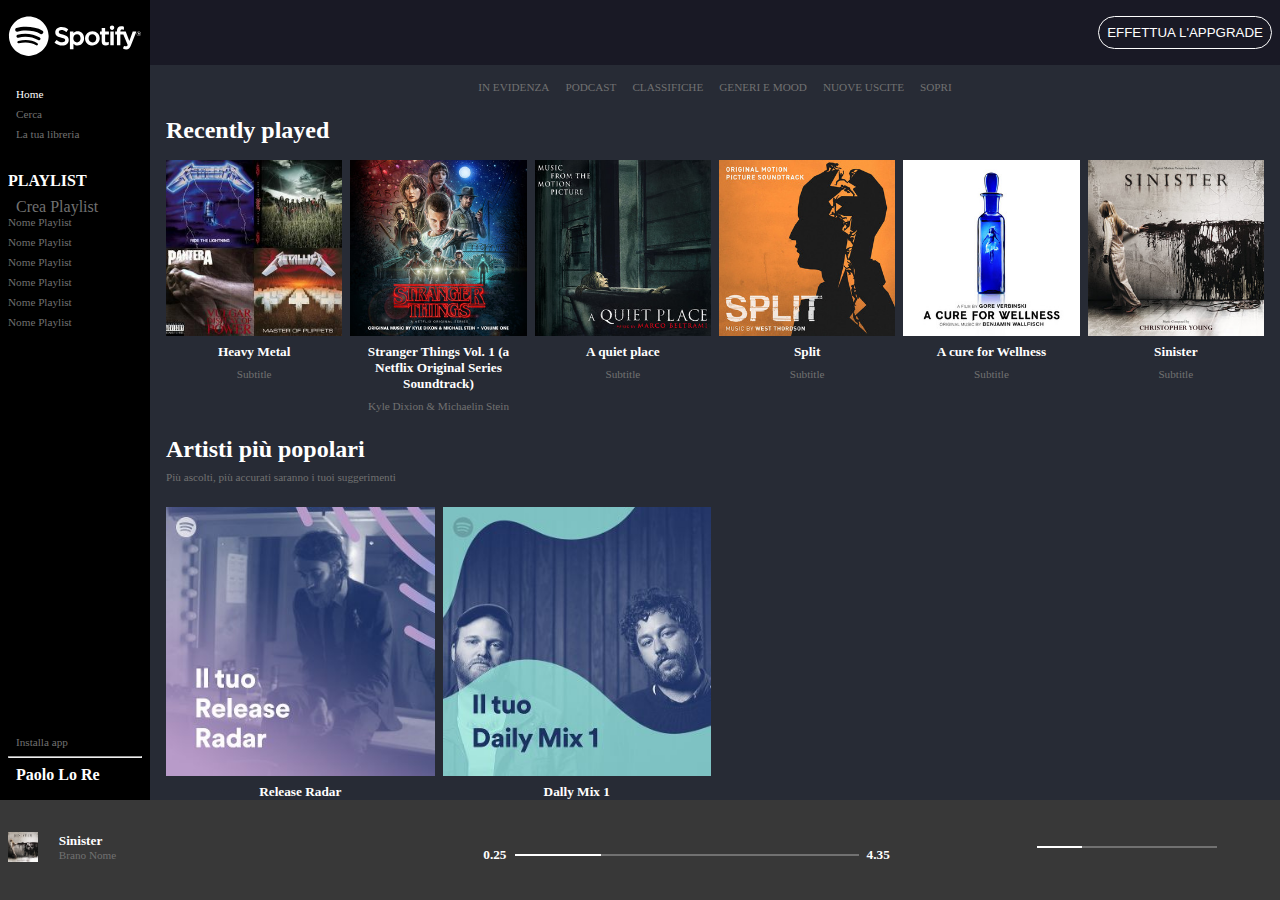
<file: index.html>
<!DOCTYPE html>
<html lang="en">
  <head>
    <meta charset="UTF-8" />
    <meta http-equiv="X-UA-Compatible" content="IE=edge" />
    <meta name="viewport" content="width=device-width, initial-scale=1.0" />
    <link rel="stylesheet" href="css/style.css" />
    <link rel="stylesheet" href="css/style-media.css" />
    <link
      rel="stylesheet"
      href="https://cdnjs.cloudflare.com/ajax/libs/font-awesome/6.2.0/css/all.min.css"
      integrity="sha512-xh6O/CkQoPOWDdYTDqeRdPCVd1SpvCA9XXcUnZS2FmJNp1coAFzvtCN9BmamE+4aHK8yyUHUSCcJHgXloTyT2A=="
      crossorigin="anonymous"
      referrerpolicy="no-referrer"
    />

    <title>Spotify</title>
  </head>
  <body>
    <div class="main-container">
      <div class="side-container">
        <div class="logo-container">
          <ul>
            <li>
              <a href="#"
                ><div class="small-logo">
                  <img src="spotify/img/logo-small.svg" alt="" /></div
              ></a>
              <a href="#">
                <div class="large-logo">
                  <img src="spotify/img/logo.svg" alt="" />
                </div>
              </a>
            </li>

            <li>
              <a href="#">
                <div class="side-elements">
                  <div class="icon white">
                    <i class="fa-solid fa-house"></i>
                  </div>
                  <div class="small-text white">Home</div>
                </div>
              </a>
            </li>
            <li>
              <a href="#">
                <div class="side-elements">
                  <div class="icon">
                    <i class="fa-solid fa-magnifying-glass"></i>
                  </div>
                  <div class="small-text">Cerca</div>
                </div>
              </a>
            </li>
            <li>
              <a href="#">
                <div class="side-elements">
                  <div class="icon"><i class="fa-solid fa-barcode"></i></div>
                  <div class="small-text">La tua libreria</div>
                </div>
              </a>
            </li>
          </ul>
        </div>
        <div class="playlist-container">
          <div class="playlist-elements">
            <ul>
              <li><div class="bold-text">PLAYLIST</div></li>
              <li>
                <a href="#">
                  <div class="side-elements">
                    <i class="fa-solid fa-square-plus square-side"></i>

                    Crea Playlist
                  </div>
                </a>
              </li>
              <li>
                <a href="#">
                  <div class="small-text">Nome Playlist</div>
                </a>
              </li>
              <li>
                <a href="#">
                  <div class="small-text">Nome Playlist</div>
                </a>
              </li>
              <li>
                <a href="#">
                  <div class="small-text">Nome Playlist</div>
                </a>
              </li>
              <li>
                <a href="#">
                  <div class="small-text">Nome Playlist</div>
                </a>
              </li>
              <li>
                <a href="#">
                  <div class="small-text">Nome Playlist</div>
                </a>
              </li>
              <li>
                <a href="#">
                  <div class="small-text">Nome Playlist</div>
                </a>
              </li>
            </ul>
          </div>
        </div>
        <div class="name-container">
          <ul>
            <li>
              <a href="#">
                <div class="side-elements">
                  <div class="small-icon">
                    <i class="fa-regular fa-circle-down"></i>
                  </div>
                  <div class="small-text">Installa app</div>
                </div>
              </a>
            </li>
            <li>
              <a href="#">
                <hr />
                <div class="side-elements">
                  <div class="icon no-padding white">
                    <i class="fa-regular fa-circle-user"></i>
                  </div>
                  <div class="bold-text white">Paolo Lo Re</div>
                </div>
              </a>
            </li>
          </ul>
        </div>
      </div>

      <div class="section-container">
        <div class="top-section">
          <button>EFFETTUA L'APPGRADE</button>
        </div>
        <div class="container">
          <div class="categories">
            <a href="#" class="small-text">IN EVIDENZA</a>
            <a href="#" class="small-text">PODCAST</a>
            <a href="#" class="small-text">CLASSIFICHE</a>
            <a href="#" class="small-text">GENERI E MOOD</a>
            <a href="#" class="small-text">NUOVE USCITE</a>
            <a class="small-text">SOPRI</a>
          </div>

          <h2 class="white">Recently played</h2>
          <div class="row">
            <div class="col-xs-1-2 col-md-1-4 col-lg-1-6">
              <div class="cover">
                <img src="spotify/img/metal_lifting.jpg" alt="" />
                <i class="fa-regular fa-circle-play play"></i>
              </div>
              <h5 class="white txt-central ptb-05">Heavy Metal</h5>
              <div class="small-text txt-central">Subtitle</div>
            </div>

            <div class="col-xs-1-2 col-md-1-4 col-lg-1-6">
              <div class="cover">
                <img src="spotify/img/stranger.jpeg" alt="" />
                <i class="fa-regular fa-circle-play play"></i>
              </div>
              <h5 class="white txt-central ptb-05">
                Stranger Things Vol. 1 (a Netflix Original Series Soundtrack)
              </h5>
              <div class="small-text txt-central">
                Kyle Dixion & Michaelin Stein
              </div>
            </div>

            <div class="col-xs-1-2 col-md-1-4 col-lg-1-6">
              <div class="cover">
                <img src="spotify/img/aquietplace.jpeg" alt="" />
                <i class="fa-regular fa-circle-play play"></i>
              </div>
              <h5 class="white txt-central ptb-05">A quiet place</h5>
              <div class="small-text txt-central">Subtitle</div>
            </div>

            <div class="col-xs-1-2 col-md-1-4 col-lg-1-6">
              <div class="cover">
                <img src="spotify/img/split.jpeg" alt="" />
                <i class="fa-regular fa-circle-play play"></i>
              </div>
              <h5 class="white txt-central ptb-05">Split</h5>
              <div class="small-text txt-central">Subtitle</div>
            </div>

            <div class="col-xs-1-2 col-md-1-4 col-lg-1-6">
              <div class="cover">
                <img src="spotify/img/cure.jpeg" alt="" />
                <i class="fa-regular fa-circle-play play"></i>
              </div>
              <h5 class="white txt-central ptb-05">A cure for Wellness</h5>
              <div class="small-text txt-central">Subtitle</div>
            </div>

            <div class="col-xs-1-2 col-md-1-4 col-lg-1-6">
              <div class="cover">
                <img src="spotify/img/sinister.jpeg" alt="" />
                <i class="fa-regular fa-circle-play play"></i>
              </div>
              <h5 class="white txt-central ptb-05">Sinister</h5>
              <div class="small-text txt-central">Subtitle</div>
            </div>
          </div>

          <h2 class="white">Artisti più popolari</h2>
          <div class="small-text ptb-05">
            Più ascolti, più accurati saranno i tuoi suggerimenti
          </div>
          <div class="row">
            <div class="col-xs-1-2 col-md-1-4 col-lg-1-6">
              <div class="cover">
                <img src="spotify/img/radar.jpeg" alt="" />
                <i class="fa-regular fa-circle-play play"></i>
              </div>
              <h5 class="white txt-central ptb-05">Release Radar</h5>
            </div>
            <div class="col-xs-1-2 col-md-1-4 col-lg-1-6">
              <div class="cover">
                <img src="spotify/img/mixdaily.jpeg" alt="" />
                <i class="fa-regular fa-circle-play play"></i>
              </div>
              <h5 class="white txt-central ptb-05">Dally Mix 1</h5>
            </div>
          </div>

          <h2 class="white">Creato per John Dae</h2>
          <div class="small-text ptb-05">
            Più ascolti, più accurati saranno i tuoi suggerimenti
          </div>
          <div class="row">
            <div class="col-xs-1-2 col-md-1-4 col-lg-1-6">
              <div class="cover">
                <img src="spotify/img/youg.jpeg" alt="" />
                <i class="fa-regular fa-circle-play play"></i>
              </div>
              <h5 class="white txt-central ptb-05">Lana del re</h5>
            </div>
            <div class="col-xs-1-2 col-md-1-4 col-lg-1-6">
              <div class="cover">
                <img src="spotify/img/einaudi.jpeg" alt="" />
                <i class="fa-regular fa-circle-play play"></i>
              </div>
              <h5 class="white txt-central ptb-05">Ludovico Einaudi</h5>
            </div>
          </div>
        </div>
      </div>
    </div>
    <div class="bottom-container">
      <div class="row space-between align-center">
        <div class="banner-sx grow-1">
          <div class="row align-center">
            <div class="cover">
              <img src="spotify/img/sinister.jpeg" alt="" />
            </div>
            <div class="pdx-sx-1w-small">
              <h5 class="white">Sinister</h5>
              <div class="small-text no-padding">Brano Nome</div>
            </div>
            <div class="icons-container">
              <div class="small-icon no-padding">
                <button><i class="fa-regular fa-heart"></i></button>
              </div>
              <div class="small-icon no-padding">
                <button><i class="fa-regular fa-folder"></i></button>
              </div>
            </div>
          </div>
        </div>
        <div class="banner-c grow-2">
          <div class="row white gap-1 justify-center">
            <button><i class="fa-solid fa-shuffle"></i></button>
            <button><i class="fa-solid fa-backward-step"></i></button>
            <button class="p-dx-sx-1">
              <i class="fa-regular fa-circle-play"></i>
            </button>
            <button><i class="fa-solid fa-forward-step"></i></button>
            <button><i class="fa-solid fa-rotate-right"></i></button>
          </div>
          <div class="row no-padding justify-center">
            <h5 class="white">0.25</h5>
            <div class="container">
              <div class="white-bar"></div>
              <span class="circle"><i class="fa-solid fa-circle"></i></span>
              <span class="gray-bar"></span>
            </div>
            <h5 class="white">4.35</h5>
          </div>
        </div>
        <div class="banner-dx grow-1">
          <div class="row">
            <button><i class="fa-solid fa-bars white"></i></button>
            <button><i class="fa-solid fa-desktop white p-dx-sx-1"></i></button>
            <button><i class="fa-solid fa-volume-high white"></i></button>
            <div class="container">
              <div class="white-bar"></div>
              <span class="circle"><i class="fa-solid fa-circle"></i></span>
              <span class="gray-bar"></span>
            </div>
          </div>
        </div>
      </div>
    </div>
  </body>
</html>
</file>
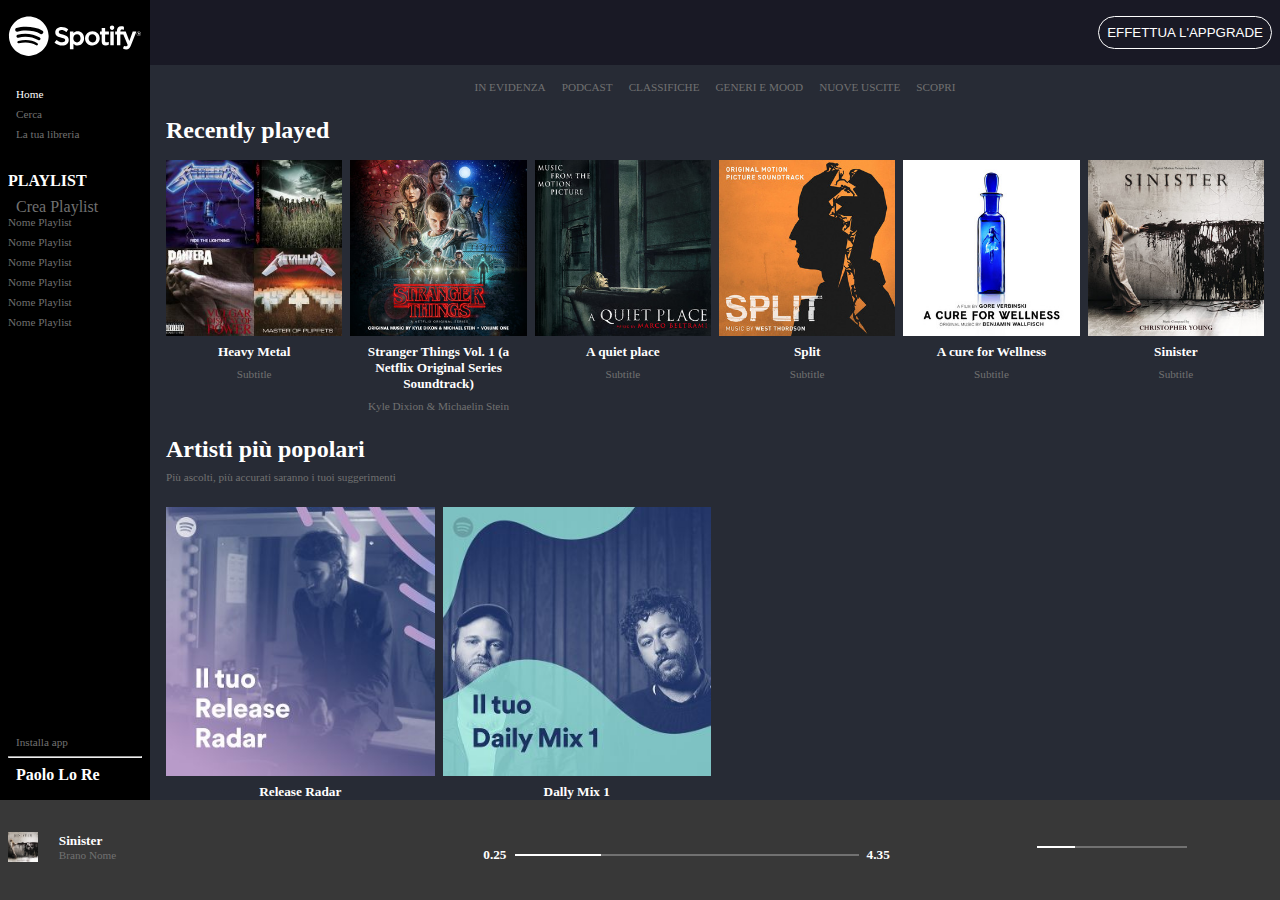
<file: bonus.html>
<!DOCTYPE html>
<html lang="en">
  <head>
    <meta charset="UTF-8" />
    <meta http-equiv="X-UA-Compatible" content="IE=edge" />
    <meta name="viewport" content="width=device-width, initial-scale=1.0" />
    <link rel="stylesheet" href="css/style.css" />
    <link rel="stylesheet" href="css/style-media.css" />
    <link
      rel="stylesheet"
      href="https://cdnjs.cloudflare.com/ajax/libs/font-awesome/6.2.0/css/all.min.css"
      integrity="sha512-xh6O/CkQoPOWDdYTDqeRdPCVd1SpvCA9XXcUnZS2FmJNp1coAFzvtCN9BmamE+4aHK8yyUHUSCcJHgXloTyT2A=="
      crossorigin="anonymous"
      referrerpolicy="no-referrer"
    />

    <title>Spotify</title>
  </head>
  <body>
    <div class="main-container">
      <div class="side-container">
        <div class="logo-container">
          <ul>
            <li>
              <a href="#"
                ><div class="small-logo">
                  <img src="spotify/img/logo-small.svg" alt="" /></div
              ></a>
              <a href="#">
                <div class="large-logo">
                  <img src="spotify/img/logo.svg" alt="" />
                </div>
              </a>
            </li>

            <li>
              <a href="#">
                <div class="side-elements">
                  <div class="icon white">
                    <i class="fa-solid fa-house"></i>
                  </div>
                  <div class="small-text white">Home</div>
                </div>
              </a>
            </li>
            <li>
              <a href="#">
                <div class="side-elements">
                  <div class="icon">
                    <i class="fa-solid fa-magnifying-glass"></i>
                  </div>
                  <div class="small-text">Cerca</div>
                </div>
              </a>
            </li>
            <li>
              <a href="#">
                <div class="side-elements">
                  <div class="icon"><i class="fa-solid fa-barcode"></i></div>
                  <div class="small-text">La tua libreria</div>
                </div>
              </a>
            </li>
          </ul>
        </div>
        <div class="playlist-container">
          <div class="playlist-elements">
            <ul>
              <li><div class="bold-text">PLAYLIST</div></li>
              <li>
                <a href="#">
                  <div class="side-elements">
                    <i class="fa-solid fa-square-plus square-side"></i>

                    Crea Playlist
                  </div>
                </a>
              </li>
              <li>
                <a href="#">
                  <div class="small-text animation">Nome Playlist</div>
                </a>
              </li>
              <li>
                <a href="#">
                  <div class="small-text animation">Nome Playlist</div>
                </a>
              </li>
              <li>
                <a href="#">
                  <div class="small-text animation">Nome Playlist</div>
                </a>
              </li>
              <li>
                <a href="#">
                  <div class="small-text animation">Nome Playlist</div>
                </a>
              </li>
              <li>
                <a href="#">
                  <div class="small-text animation">Nome Playlist</div>
                </a>
              </li>
              <li>
                <a href="#">
                  <div class="small-text animation">Nome Playlist</div>
                </a>
              </li>
            </ul>
          </div>
        </div>
        <div class="name-container">
          <ul>
            <li>
              <a href="#">
                <div class="side-elements">
                  <div class="small-icon">
                    <i class="fa-regular fa-circle-down"></i>
                  </div>
                  <div class="small-text">Installa app</div>
                </div>
              </a>
            </li>
            <li>
              <a href="#">
                <hr />
                <div class="side-elements">
                  <div class="icon no-padding white">
                    <i class="fa-regular fa-circle-user"></i>
                  </div>
                  <div class="bold-text white">Paolo Lo Re</div>
                </div>
              </a>
            </li>
          </ul>
        </div>
      </div>

      <div class="section-container">
        <div class="top-section">
          <button>EFFETTUA L'APPGRADE</button>
        </div>
        <div class="container">
          <div class="categories">
            <a href="#recent" class="small-text">IN EVIDENZA</a>
            <a href="#artisti" class="small-text animation">PODCAST</a>
            <a href="#creato" class="small-text">CLASSIFICHE</a>
            <a href="#recent" class="small-text">GENERI E MOOD</a>
            <a href="#artisti" class="small-text">NUOVE USCITE</a>
            <a href="#creato" class="small-text">SCOPRI</a>
          </div>

          <h2><a name="recent" class="white">Recently played</a></h2>
          <div class="row">
            <div class="col-lg-1-6">
              <div class="cover">
                <img src="spotify/img/metal_lifting.jpg" alt="" />
                <i class="fa-regular fa-circle-play play"></i>
              </div>
              <h5 class="white txt-central ptb-05">Heavy Metal</h5>
              <div class="small-text txt-central">Subtitle</div>
            </div>

            <div class="col-lg-1-6">
              <div class="cover">
                <img src="spotify/img/stranger.jpeg" alt="" />
                <i class="fa-regular fa-circle-play play"></i>
              </div>
              <h5 class="white txt-central ptb-05">
                Stranger Things Vol. 1 (a Netflix Original Series Soundtrack)
              </h5>
              <div class="small-text txt-central">
                Kyle Dixion & Michaelin Stein
              </div>
            </div>

            <div class="col-lg-1-6">
              <div class="cover">
                <img src="spotify/img/aquietplace.jpeg" alt="" />
                <i class="fa-regular fa-circle-play play"></i>
              </div>
              <h5 class="white txt-central ptb-05">A quiet place</h5>
              <div class="small-text txt-central">Subtitle</div>
            </div>

            <div class="col-lg-1-6">
              <div class="cover">
                <img src="spotify/img/split.jpeg" alt="" />
                <i class="fa-regular fa-circle-play play"></i>
              </div>
              <h5 class="white txt-central ptb-05">Split</h5>
              <div class="small-text txt-central">Subtitle</div>
            </div>

            <div class="col-lg-1-6">
              <div class="cover">
                <img src="spotify/img/cure.jpeg" alt="" />
                <i class="fa-regular fa-circle-play play"></i>
              </div>
              <h5 class="white txt-central ptb-05">A cure for Wellness</h5>
              <div class="small-text txt-central">Subtitle</div>
            </div>

            <div class="col-lg-1-6">
              <div class="cover">
                <img src="spotify/img/sinister.jpeg" alt="" />
                <i class="fa-regular fa-circle-play play"></i>
              </div>
              <h5 class="white txt-central ptb-05">Sinister</h5>
              <div class="small-text txt-central">Subtitle</div>
            </div>
          </div>

          <h2><a name="artisti" class="white">Artisti più popolari</a></h2>
          <div class="small-text ptb-05">
            Più ascolti, più accurati saranno i tuoi suggerimenti
          </div>
          <div class="row">
            <div class="col-xs-1-2 col-md-1-4 col-lg-1-6">
              <div class="cover">
                <img src="spotify/img/radar.jpeg" alt="" />
                <i class="fa-regular fa-circle-play play"></i>
              </div>
              <h5 class="white txt-central ptb-05">Release Radar</h5>
            </div>
            <div class="col-xs-1-2 col-md-1-4 col-lg-1-6">
              <div class="cover">
                <img src="spotify/img/mixdaily.jpeg" alt="" />
                <i class="fa-regular fa-circle-play play"></i>
              </div>
              <h5 class="white txt-central ptb-05">Dally Mix 1</h5>
            </div>
          </div>

          <h2><a name="creato" class="white">Creato per John Dae</a></h2>
          <div class="small-text ptb-05">
            Più ascolti, più accurati saranno i tuoi suggerimenti
          </div>
          <div class="row">
            <div class="col-xs-1-2 col-md-1-4 col-lg-1-6 radius">
              <div class="cover">
                <img src="spotify/img/youg.jpeg" alt="" />
                <i class="fa-regular fa-circle-play play"></i>
              </div>
              <h5 class="white txt-central ptb-05">Lana del re</h5>
            </div>
            <div class="col-xs-1-2 col-md-1-4 col-lg-1-6 radius">
              <div class="cover">
                <img src="spotify/img/einaudi.jpeg" alt="" />
                <i class="fa-regular fa-circle-play play"></i>
              </div>
              <h5 class="white txt-central ptb-05">Ludovico Einaudi</h5>
            </div>
          </div>
        </div>
      </div>
    </div>
    <div class="bottom-container">
      <div class="row space-between align-center">
        <div class="banner-sx grow-1">
          <div class="row align-center">
            <div class="cover">
              <img src="spotify/img/sinister.jpeg" alt="" />
            </div>
            <div class="pdx-sx-1w-small">
              <h5 class="white">Sinister</h5>
              <div class="small-text no-padding">Brano Nome</div>
            </div>
            <div class="icons-container">
              <div class="small-icon no-padding">
                <button><i class="fa-regular fa-heart"></i></button>
              </div>
              <div class="small-icon no-padding">
                <button><i class="fa-regular fa-folder"></i></button>
              </div>
            </div>
          </div>
        </div>
        <div class="banner-c grow-2">
          <div class="row white gap-1 justify-center">
            <button><i class="fa-solid fa-shuffle animation"></i></button>
            <button><i class="fa-solid fa-backward-step animation"></i></button>
            <button class="p-dx-sx-1">
              <i class="fa-regular fa-circle-play"></i>
            </button>
            <button><i class="fa-solid fa-forward-step animation"></i></button>
            <button><i class="fa-solid fa-rotate-right animation"></i></button>
          </div>
          <div class="row no-padding justify-center">
            <h5 class="white">0.25</h5>
            <div class="container">
              <span class="white-bar"></span>
              <span class="circle"><i class="fa-solid fa-circle"></i></span>
              <span class="gray-bar"></span>
            </div>
            <h5 class="white">4.35</h5>
          </div>
        </div>
        <div class="banner-dx grow-1">
          <div class="row">
            <button><i class="fa-solid fa-bars white"></i></button>
            <button><i class="fa-solid fa-desktop white p-dx-sx-1"></i></button>
            <button><i class="fa-solid fa-volume-high white"></i></button>
            <div class="container-volume-xs container-volume-s">
              <div class="white-bar"></div>
              <span class="circle"><i class="fa-solid fa-circle"></i></span>
              <span class="gray-bar"></span>
            </div>
          </div>
        </div>
      </div>
    </div>
  </body>
</html>
</file>
<file: css/style.css>
:root {
  --side-color: #000000;
  --text-color: white;
  --small-color-text: #717171;
  --top-section-color: #191925;
  --main-section-color: #272b35;
  --bottom-container-color: #383838;
  --color-bar-bottom-hover: #bdef60;
}

* {
  margin: 0;
  padding: 0;
  box-sizing: border-box;
}

a {
  text-decoration: none;
  color: var(--small-color-text);
}

.side-elements:hover {
  color: var(--text-color);
}

ul {
  list-style-type: none;
}

.logo-container .small-logo img {
  width: 30px;
}

.main-container .section-container .container img {
  width: 100%;
  display: block;
}

.main-container {
  display: flex;
  width: 100vw;
  height: calc(100vh - 100px);
}

.section-container {
  flex-grow: 1;
  background-color: var(--main-section-color);
  overflow: auto;
}

.side-container {
  padding: 0.5rem;
  text-align: center;
  display: flex;
  flex-direction: column;
  width: 60px;
  background-color: var(--side-color);
  color: var(--text-color);
  flex-shrink: 0;
}

.bottom-container {
  height: 100px;
  flex-shrink: 0;
}

.icon,
.small-text {
  padding-bottom: 0.5rem;
  color: var(--small-color-text);
}

.section-container .row {
  display: flex;
  gap: 0.5rem;
  padding: 1rem 0;
  overflow-x: auto;
  flex-wrap: nowrap;
}

.logo-container .small-text {
  display: none;
}

.name-container .small-text,
.name-container .bold-text,
hr {
  display: none;
}

.bottom-container .row img {
  width: 30px;
}

.bottom-container .row {
  position: relative;
}

.small-text {
  font-size: 0.7rem;
}

.side-elements {
  gap: 0.5rem;
  text-align: center;
}

.logo-container {
  flex-shrink: 0;
}

.playlist-container {
  flex-grow: 1;
  padding: 1rem 0;
  overflow-x: hidden;
}

.playlist-elements {
  display: none;
}

.bold-text {
  font-weight: bold;
  padding: 0.5rem 0;
}

.small-icon {
  font-size: 0.5rem;
  padding-bottom: 0.5rem;
  color: var(--small-color-text);
}

.normal-text {
  color: var(--small-color-text);
}

.small-logo {
  padding: 0.5rem 0;
}

.large-logo {
  display: none;
}

.no-padding {
  padding: 0;
}

.pdx-sx-1w-small {
  padding: 0 1vw;
}

hr {
  color: var(--small-color-text);
}

.white {
  color: var(--text-color);
}

.top-section {
  background-color: var(--top-section-color);
  text-align: end;
  padding: 1rem 0.5rem;
  position: sticky;
  top: 0;
  z-index: 2;
}

button {
  cursor: pointer;
}

.section-container button {
  border: none;
  background-color: transparent;
  border: 1px solid var(--text-color);
  border-radius: 25px;
  color: var(--text-color);
  padding: 0.5rem;
}

.bottom-container button {
  border: none;
  background-color: transparent;
  color: var(--small-color-text);
}

.bottom-container .banner-c button {
  border: none;
  background-color: transparent;
  color: var(--text-color);
  font-size: 1.5rem;
}

.bottom-container .banner-c .row:first-child {
  padding-top: 0;
}

.bottom-container .banner-c .row:last-child {
  padding: 0;
}

.bottom-container .container {
  width: 60%;
  display: flex;
  align-items: center;
  padding: 0;
}

.container-volume-xs {
  width: 60%;
  display: flex;
  align-items: center;
  padding: 0;
  transform: rotate(-90deg);
  position: absolute;
  top: -5px;
  left: 65px;
}

.container-volume-xs {
  display: none;
}

.fa-volume-high:hover .container-volume-xs {
  display: block;
}

.categories {
  padding: 1rem;
  display: flex;
  justify-content: start;
  gap: 1rem;
  overflow-x: auto;
}

.container {
  padding: 0 1rem;
}

.row {
  display: flex;
  flex-wrap: wrap;
  gap: 0.5rem;
  padding: 1rem 0;
}

.col-xs-1-2 {
  flex-basis: calc((100% - (0.5rem * 1)) / 2);
}

.txt-central {
  text-align: center;
}

.ptb-05 {
  padding: 0.5rem 0;
}

.bottom-container {
  background-color: var(--bottom-container-color);
}

.align-center {
  align-items: center;
}

.gap-1 {
  gap: 1rem;
}

.p-dx-sx-1 {
  padding: 0 1rem;
}

.space-between {
  justify-content: space-between;
}

.justify-center {
  justify-content: center;
}

.white-bar {
  width: 25%;
  border: 1px solid var(--text-color);
}

.gray-bar {
  width: 75%;
  border: 1px solid var(--small-color-text);
  display: inline-block;
}

.banner-sx {
  padding: 0 0.5rem;
}

.grow-1 {
  flex-grow: 1;
}

.grow-2 {
  flex-grow: 2;
}

a:hover {
  color: var(--text-color);
}

button:hover {
  color: var(--text-color);
}

.side-container .small-text:hover {
  color: var(--text-color);
  position: relative;
  animation-name: left-right;
  animation-duration: 5s;
  animation-iteration-count: infinite;
}

.square-side:hover .side-elements {
  color: var(--text-color);
}

.bottom-container .small-text:hover {
  color: var(--text-color);
  text-decoration: underline;
}

.top-section button:hover {
  transform: scale(1.1);
}

.banner-c .fa-circle-play:hover {
  transform: scale(1.5);
}

.white-bar:hover {
  border: 1px solid var(--color-bar-bottom-hover);
}

.circle {
  display: none;
  color: var(--text-color);
}

.white-bar:hover + .circle {
  display: block;
}

.col-lg-1-6:hover img {
  opacity: 0.5;
}

.cover {
  position: relative;
}

.col-lg-1-6 .play {
  display: none;
}

.play {
  font-size: 4rem;
  color: var(--text-color);
  position: absolute;
  top: 50%;
  left: 50%;
  margin-left: -30px;
  margin-top: -35px;
}

.col-lg-1-6:hover .play {
  display: block;
}

.col-lg-1-6 {
  min-width: 200px;
}

.animation:hover {
  animation-name: side-link;
  animation-duration: 5s;
}

@keyframes side-link {
  0% {
    color: var(--small-color-text);
  }
  25% {
    color: yellow;
  }
  50% {
    color: blue;
  }
  100% {
    color: green;
  }
}

@keyframes left-right {
  0% {
    color: var(--small-color-text);
    left: 0;
    top: 0;
  }

  25% {
    color: yellow;
    left: 15px;
    top: 0;
  }

  50% {
    color: red;
    left: 0;
    top: 0;
  }

  75% {
    color: yellow;
    left: 15px;
    top: 0;
  }
  100% {
    color: var(--small-color-text);
    left: 0;
    top: 0;
  }
}

.bottom-container .row {
  overflow-x: auto;
  flex-wrap: nowrap;
}

.radius {
  border-radius: 50%;
  overflow: hidden;
  aspect-ratio: 1 / 1;
}
</file>
<file: css/style-media.css>
@media screen and (min-width: 568px) {
  img {
    display: block;
    width: 100%;
  }

  .name-container .small-text,
  .name-container .bold-text,
  hr {
    display: block;
  }

  .categories {
    justify-content: center;
  }

  .side-elements {
    align-items: center;
    display: flex;
  }

  .playlist-elements {
    display: block;
  }

  .logo-container .small-text {
    display: block;
  }

  .side-container {
    text-align: start;
    width: 150px;
  }

  .large-logo {
    display: block;
    padding-bottom: 2rem;
    padding-top: 0.5rem;
  }
  .small-logo {
    display: none;
  }

  .square-side {
    color: var(--small-color-text);
    font-size: 2rem;
    padding: 0.5rem 0;
  }

  .container-volume-xs {
    display: none;
  }

  .bottom-container .banner-dx .container-volume-s {
    width: 20%;
    display: flex;
    align-items: center;
    padding: 0;
    transform: rotate(0);
    position: initial;
  }
}

@media screen and (min-width: 768px) {
  .col-md-1-4 {
    flex-basis: calc((100% - (0.5rem * 3)) / 4);
  }

  .icons-container {
    display: flex;
    gap: 0.5rem;
  }

  .bottom-container .banner-dx .container-volume-s {
    width: 40%;
  }
}

@media screen and (min-width: 992px) {
  .col-lg-1-6 {
    min-width: calc((100% - (0.5rem * 5)) / 6);
  }

  .bottom-container .banner-dx .container-volume-s {
    width: 50%;
  }
}
</file>
